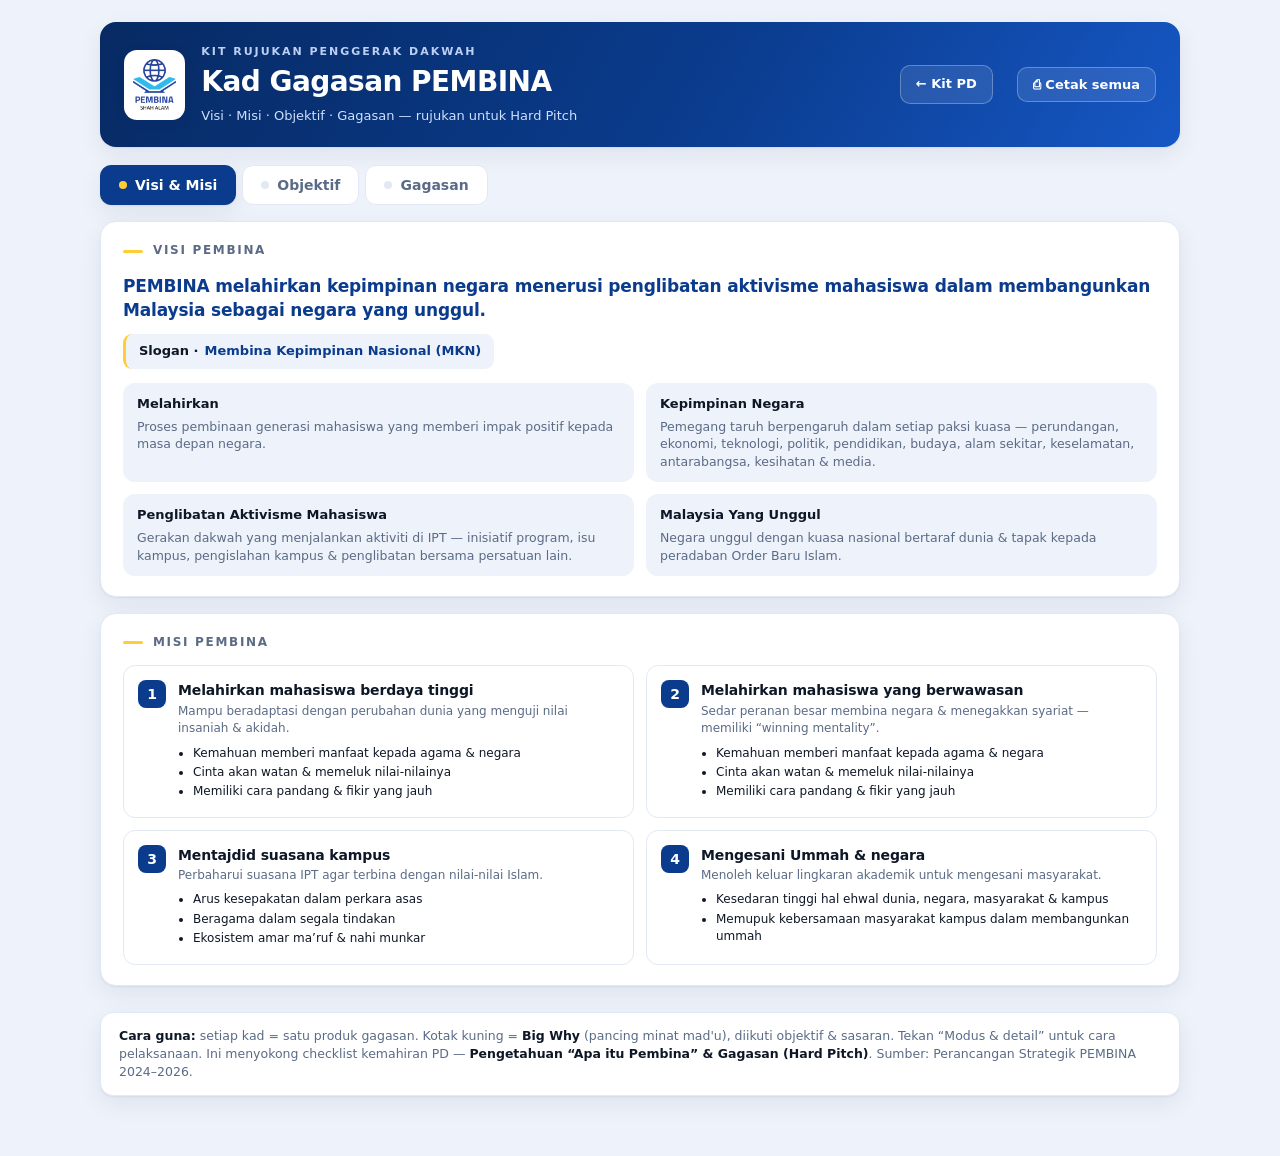
<file: gagasan.html>
<!DOCTYPE html>
<html lang="ms">
<head>
<meta charset="UTF-8">
<meta name="viewport" content="width=device-width, initial-scale=1.0">
<title>Kad Rujukan Gagasan PEMBINA</title>
<style>
  :root{
    --blue:#0a3b8c; --blue-ink:#072a63; --blue-2:#1657c4; --yellow:#ffce33;
    --ink:#0e1726; --muted:#5b6b86; --line:#e3e9f4; --paper:#eef2fa; --card:#fff;
    --watan:#6b3fa0; --watan-s:#efe8f8;
    --akal:#c0324b; --akal-s:#fbe6ea;
    --budaya:#1e7a3d; --budaya-s:#e2f3e8;
    --shadow:0 1px 2px rgba(9,30,66,.06),0 8px 24px rgba(9,30,66,.07);
    --font:ui-sans-serif,system-ui,"Segoe UI",-apple-system,"Helvetica Neue",Arial,sans-serif;
  }
  *{box-sizing:border-box}
  body{margin:0;font-family:var(--font);color:var(--ink);background:var(--paper);line-height:1.45;-webkit-font-smoothing:antialiased}
  .wrap{max-width:1120px;margin:0 auto;padding:22px 20px 60px}
  button{font-family:inherit;cursor:pointer}
  h1,h2,h3{margin:0}

  header.top{background:linear-gradient(120deg,var(--blue-ink),var(--blue) 55%,var(--blue-2));
    color:#fff;border-radius:16px;padding:22px 24px;box-shadow:var(--shadow);display:flex;
    align-items:center;gap:16px;flex-wrap:wrap}
  .mark{padding:8px;border-radius:13px;background:#fff;display:grid;place-items:center;
    border:1px solid rgba(255,255,255,.55);flex:0 0 auto;box-shadow:0 2px 8px rgba(7,42,99,.18)}
  .mark img{height:52px;width:auto;display:block}
  .htext{flex:1 1 260px}
  .eyebrow{font-size:11px;letter-spacing:.18em;text-transform:uppercase;color:#bcd0f5;font-weight:700}
  header h1{font-size:clamp(21px,3vw,28px);font-weight:800;letter-spacing:-.02em;margin-top:2px}
  .sub{font-size:13px;color:#cfe0ff;margin-top:4px}
  .printbtn{border:1px solid rgba(255,255,255,.28);background:rgba(255,255,255,.1);color:#fff;
    padding:9px 15px;border-radius:10px;font-size:13px;font-weight:600}
  .printbtn:hover{background:rgba(255,255,255,.2)}

  .slogan{display:flex;align-items:center;gap:12px;background:var(--card);border:1px solid var(--line);
    border-radius:13px;padding:13px 18px;margin:16px 0;box-shadow:var(--shadow);flex-wrap:wrap}
  .slogan .k{font-size:11px;font-weight:800;letter-spacing:.12em;text-transform:uppercase;color:var(--muted)}
  .slogan .v{font-size:15px;font-weight:800;color:var(--blue)}
  .slogan .v small{color:var(--muted);font-weight:600;font-size:12px}

  /* ---------- strategic panels ---------- */
  /* ---------- rujukan ---------- */
  .refgrid{display:grid;grid-template-columns:repeat(auto-fill,minmax(280px,1fr));gap:14px;margin-top:14px}
  .refcard{background:#fff;border:1px solid var(--line);border-radius:15px;padding:18px;box-shadow:var(--shadow);display:flex;flex-direction:column;gap:9px}
  .refcard .ricon{width:44px;height:30px;border-radius:8px;background:var(--paper);display:grid;place-items:center;font-size:11px;font-weight:800;color:var(--muted);letter-spacing:.06em}
  .refcard h3{font-size:16px;font-weight:800;letter-spacing:-.01em}
  .refcard .rd{font-size:12.5px;color:var(--muted);flex:1}
  .refcard .rpw{font-size:11.5px;background:var(--paper);border-radius:8px;padding:7px 10px}
  .refcard .rpw b{color:var(--ink)}
  .refbtn{align-self:flex-start;text-decoration:none;font-weight:800;font-size:13px;padding:9px 15px;border-radius:10px;border:1px solid var(--line);background:var(--blue);color:#fff}
  .refbtn.disabled{background:var(--paper);color:var(--muted);pointer-events:none}
  .rpend{font-size:11px;font-weight:800;color:var(--amber);background:var(--amber-s);border-radius:20px;padding:3px 9px;align-self:flex-start}
  /* ---------- main tabs ---------- */
  nav.maintabs{display:flex;gap:6px;margin:18px 0 4px;flex-wrap:wrap}
  .mtab{border:1px solid var(--line);background:#fff;color:var(--muted);padding:11px 18px;border-radius:11px;
    font-weight:700;font-size:14px;display:flex;align-items:center;gap:8px;transition:.15s}
  .mtab .mdot{width:8px;height:8px;border-radius:50%;background:var(--line)}
  .mtab.active{background:var(--blue);color:#fff;border-color:var(--blue);box-shadow:var(--shadow)}
  .mtab.active .mdot{background:var(--yellow)}
  .tabpanel{display:none;animation:fade .25s ease}
  .tabpanel.on{display:block}
  @keyframes fade{from{opacity:0;transform:translateY(4px)}to{opacity:1;transform:none}}
  .strat{margin-top:16px;display:flex;flex-direction:column;gap:16px}
  .spanel{background:#fff;border:1px solid var(--line);border-radius:16px;padding:20px 22px;box-shadow:var(--shadow)}
  .stitle{font-size:12px;letter-spacing:.14em;text-transform:uppercase;color:var(--muted);font-weight:800;
    margin-bottom:14px;display:flex;align-items:center;gap:10px}
  .stitle::before{content:"";width:20px;height:3px;background:var(--yellow);border-radius:2px}
  .visi-stmt{font-size:17px;font-weight:700;color:var(--blue);line-height:1.42;letter-spacing:-.01em}
  .vslogan{display:inline-flex;align-items:center;gap:6px;margin-top:12px;background:var(--paper);
    border-left:3px solid var(--yellow);border-radius:9px;padding:8px 13px;font-size:13px;font-weight:700}
  .vslogan b{color:var(--blue)}
  .vgrid{display:grid;grid-template-columns:1fr 1fr;gap:12px;margin-top:14px}
  @media(max-width:640px){.vgrid{grid-template-columns:1fr}}
  .vitem{background:var(--paper);border-radius:12px;padding:12px 14px}
  .vitem .vh{font-weight:800;font-size:13px;margin-bottom:4px}
  .vitem .vt{font-size:12.5px;color:var(--muted);line-height:1.4}
  .mgrid{display:grid;grid-template-columns:1fr 1fr;gap:12px}
  @media(max-width:640px){.mgrid{grid-template-columns:1fr}}
  .mitem{border:1px solid var(--line);border-radius:12px;padding:14px;display:flex;gap:12px}
  .mnum{width:28px;height:28px;border-radius:8px;background:var(--blue);color:#fff;font-weight:800;
    display:grid;place-items:center;flex:0 0 auto;font-size:14px}
  .mitem .mh{font-weight:800;font-size:14px;letter-spacing:-.01em}
  .mitem .md{font-size:12px;color:var(--muted);margin-top:2px}
  .mitem ul{margin:7px 0 0;padding-left:15px} .mitem li{font-size:12px;margin-bottom:2px}
  .pgrid{display:grid;grid-template-columns:repeat(3,1fr);gap:12px}
  @media(max-width:780px){.pgrid{grid-template-columns:1fr}}
  .pill{background:var(--paper);border-radius:12px;padding:14px;border-top:3px solid var(--blue)}
  .pill .ph{font-weight:800;font-size:14px;margin-bottom:8px}
  .pill ul{margin:0;padding-left:16px} .pill li{font-size:12.5px;margin-bottom:3px}
  .ogrid{display:grid;grid-template-columns:1fr 1fr;gap:10px}
  @media(max-width:640px){.ogrid{grid-template-columns:1fr}}
  .oitem{display:flex;gap:11px;background:var(--paper);border-radius:11px;padding:12px 14px;align-items:flex-start}
  .onum{width:26px;height:26px;border-radius:50%;background:var(--yellow);color:var(--blue-ink);
    font-weight:800;display:grid;place-items:center;flex:0 0 auto;font-size:13px}
  .otext{font-size:13px;line-height:1.4}
  .otext b{color:var(--blue)}
  .sechead{display:flex;align-items:baseline;gap:12px;margin:24px 0 2px;flex-wrap:wrap}
  .sechead h2{font-size:21px;font-weight:800;letter-spacing:-.02em}
  .sechead .sh-note{font-size:12.5px;color:var(--muted)}

  nav.filters{display:flex;gap:8px;flex-wrap:wrap;margin:18px 0 8px}
  .fchip{border:1px solid var(--line);background:var(--card);color:var(--muted);padding:9px 15px;
    border-radius:11px;font-weight:700;font-size:13px;display:flex;align-items:center;gap:8px;transition:.15s}
  .fchip .sw{width:10px;height:10px;border-radius:3px;background:var(--line)}
  .fchip.active{color:#fff;border-color:transparent}
  .fchip[data-f="all"].active{background:var(--blue)}
  .fchip[data-f="watan"].active{background:var(--watan)}  .fchip[data-f="watan"] .sw{background:var(--watan)}
  .fchip[data-f="akal"].active{background:var(--akal)}    .fchip[data-f="akal"] .sw{background:var(--akal)}
  .fchip[data-f="budaya"].active{background:var(--budaya)} .fchip[data-f="budaya"] .sw{background:var(--budaya)}

  .gsection{margin-top:22px}
  .ghead{display:flex;align-items:flex-start;gap:12px;margin-bottom:12px}
  .ghex{width:38px;height:38px;flex:0 0 auto;border-radius:10px;display:grid;place-items:center;
    color:#fff;font-weight:800;font-size:15px}
  .ghead h2{font-size:18px;font-weight:800;letter-spacing:-.01em}
  .ghead .gdesc{font-size:12.5px;color:var(--muted);margin-top:2px;max-width:760px}
  .gt-watan{background:var(--watan)} .gt-akal{background:var(--akal)} .gt-budaya{background:var(--budaya)}

  .grid{display:grid;grid-template-columns:repeat(auto-fill,minmax(300px,1fr));gap:14px}
  .cardx{background:var(--card);border:1px solid var(--line);border-radius:15px;overflow:hidden;
    box-shadow:var(--shadow);display:flex;flex-direction:column}
  .stripe{height:5px}
  .s-watan{background:var(--watan)} .s-akal{background:var(--akal)} .s-budaya{background:var(--budaya)}
  .cbody{padding:16px 17px;display:flex;flex-direction:column;gap:10px;flex:1}
  .ctag{font-size:10px;font-weight:800;text-transform:uppercase;letter-spacing:.08em;
    padding:4px 9px;border-radius:20px;align-self:flex-start}
  .t-watan{background:var(--watan-s);color:var(--watan)}
  .t-akal{background:var(--akal-s);color:var(--akal)}
  .t-budaya{background:var(--budaya-s);color:var(--budaya)}
  .cname{font-size:19px;font-weight:800;letter-spacing:-.02em;line-height:1.15}
  .cwhat{font-size:13px;color:var(--muted)}
  .hook{background:var(--paper);border-radius:10px;padding:9px 12px;font-size:12.5px;font-weight:600;
    color:var(--ink);border-left:3px solid var(--yellow)}
  .hook b{font-size:9.5px;letter-spacing:.1em;text-transform:uppercase;color:var(--muted);display:block;margin-bottom:2px;font-weight:800}
  .cfield{font-size:12.5px}
  .cfield .lab{font-size:9.5px;font-weight:800;letter-spacing:.09em;text-transform:uppercase;color:var(--muted);margin-bottom:3px}
  .cfield ul{margin:0;padding-left:16px} .cfield li{margin-bottom:2px}
  .csasaran{display:flex;align-items:center;gap:7px;font-size:12px;color:var(--muted);
    border-top:1px dashed var(--line);padding-top:9px;margin-top:2px}
  .csasaran b{color:var(--ink);font-weight:700}
  .more{background:none;border:none;color:var(--blue-2);font-weight:700;font-size:12.5px;padding:0;
    align-self:flex-start;text-decoration:underline;text-underline-offset:3px}
  .detail{display:none;flex-direction:column;gap:10px}
  .cardx.open .detail{display:flex}
  .cardx.open .more{display:none}

  footer.note{margin-top:26px;background:var(--card);border:1px solid var(--line);border-radius:13px;
    padding:14px 18px;font-size:12.5px;color:var(--muted);box-shadow:var(--shadow)}
  footer.note b{color:var(--ink)}

  @media print{
    body{background:#fff}
    .printbtn,nav.filters,nav.maintabs{display:none}
    .tabpanel{display:block!important}
    .spanel{break-inside:avoid;box-shadow:none}
    .cardx{break-inside:avoid;box-shadow:none}
    .cardx .detail{display:flex!important} .cardx .more{display:none!important}
    .gsection{display:block!important}
  }
</style>
</head>
<body>
<div class="wrap">

  <header class="top">
    <div class="mark"><img src="[data-uri]" alt="PEMBINA Shah Alam"></div>
    <div class="htext">
      <div class="eyebrow">Kit Rujukan Penggerak Dakwah</div>
      <h1>Kad Gagasan PEMBINA</h1>
      <div class="sub">Visi · Misi · Objektif · Gagasan — rujukan untuk Hard Pitch</div>
    </div>
    <a class="printbtn" href="index.html" style="text-decoration:none;display:inline-flex;align-items:center;margin-right:8px">← Kit PD</a>
    <button class="printbtn" onclick="window.print()">⎙ Cetak semua</button>
  </header>

  <nav class="maintabs">
    <button class="mtab active" data-t="vm"><span class="mdot"></span>Visi &amp; Misi</button>
    <button class="mtab" data-t="obj"><span class="mdot"></span>Objektif</button>
    <button class="mtab" data-t="gagasan"><span class="mdot"></span>Gagasan</button>
    
  </nav>

  <div class="tabpanel on" id="tab-vm">
  <section class="strat">

    <div class="spanel">
      <div class="stitle">Visi PEMBINA</div>
      <div class="visi-stmt">PEMBINA melahirkan kepimpinan negara menerusi penglibatan aktivisme mahasiswa dalam membangunkan Malaysia sebagai negara yang unggul.</div>
      <div class="vslogan">Slogan &middot; <b>Membina Kepimpinan Nasional (MKN)</b></div>
      <div class="vgrid">
        <div class="vitem"><div class="vh">Melahirkan</div><div class="vt">Proses pembinaan generasi mahasiswa yang memberi impak positif kepada masa depan negara.</div></div>
        <div class="vitem"><div class="vh">Kepimpinan Negara</div><div class="vt">Pemegang taruh berpengaruh dalam setiap paksi kuasa — perundangan, ekonomi, teknologi, politik, pendidikan, budaya, alam sekitar, keselamatan, antarabangsa, kesihatan &amp; media.</div></div>
        <div class="vitem"><div class="vh">Penglibatan Aktivisme Mahasiswa</div><div class="vt">Gerakan dakwah yang menjalankan aktiviti di IPT — inisiatif program, isu kampus, pengislahan kampus &amp; penglibatan bersama persatuan lain.</div></div>
        <div class="vitem"><div class="vh">Malaysia Yang Unggul</div><div class="vt">Negara unggul dengan kuasa nasional bertaraf dunia &amp; tapak kepada peradaban Order Baru Islam.</div></div>
      </div>
    </div>

    <div class="spanel">
      <div class="stitle">Misi PEMBINA</div>
      <div class="mgrid">
        <div class="mitem"><div class="mnum">1</div><div>
          <div class="mh">Melahirkan mahasiswa berdaya tinggi</div>
          <div class="md">Mampu beradaptasi dengan perubahan dunia yang menguji nilai insaniah &amp; akidah.</div>
          <ul><li>Kemahuan memberi manfaat kepada agama &amp; negara</li><li>Cinta akan watan &amp; memeluk nilai-nilainya</li><li>Memiliki cara pandang &amp; fikir yang jauh</li></ul>
        </div></div>
        <div class="mitem"><div class="mnum">2</div><div>
          <div class="mh">Melahirkan mahasiswa yang berwawasan</div>
          <div class="md">Sedar peranan besar membina negara &amp; menegakkan syariat — memiliki “winning mentality”.</div>
          <ul><li>Kemahuan memberi manfaat kepada agama &amp; negara</li><li>Cinta akan watan &amp; memeluk nilai-nilainya</li><li>Memiliki cara pandang &amp; fikir yang jauh</li></ul>
        </div></div>
        <div class="mitem"><div class="mnum">3</div><div>
          <div class="mh">Mentajdid suasana kampus</div>
          <div class="md">Perbaharui suasana IPT agar terbina dengan nilai-nilai Islam.</div>
          <ul><li>Arus kesepakatan dalam perkara asas</li><li>Beragama dalam segala tindakan</li><li>Ekosistem amar ma’ruf &amp; nahi munkar</li></ul>
        </div></div>
        <div class="mitem"><div class="mnum">4</div><div>
          <div class="mh">Mengesani Ummah &amp; negara</div>
          <div class="md">Menoleh keluar lingkaran akademik untuk mengesani masyarakat.</div>
          <ul><li>Kesedaran tinggi hal ehwal dunia, negara, masyarakat &amp; kampus</li><li>Memupuk kebersamaan masyarakat kampus dalam membangunkan ummah</li></ul>
        </div></div>
      </div>
    </div>

  </section>
  </div>

  <div class="tabpanel" id="tab-obj">
  <section class="strat">
    <div class="spanel">
      <div class="stitle">Objektif Strategik PEMBINA &middot; 2024–2026</div>
      <div class="pgrid">
        <div class="pill"><div class="ph">1 &middot; Kestabilan PEMBINA</div>
          <ul><li>Maksimumkan keahlian</li><li>Penaiktarafan ke muhib</li><li>Penaiktarafan ke muayyid</li><li>Pengukuhan tanzim IPT &amp; cawangan</li></ul></div>
        <div class="pill"><div class="ph">2 &middot; Pengukuhan Idea &amp; Naratif</div>
          <ul><li>Kematangan gagasan</li><li>Aplikasi gagasan di IPT &amp; cawangan</li><li>Penerimaan gagasan oleh mahasiswa</li></ul></div>
        <div class="pill"><div class="ph">3 &middot; Pengukuhan Backbone</div>
          <ul><li>Sistem sokongan (IDMS, RPS)</li><li>Tatakelola jelas (MPK, Prosedur KK)</li><li>Sumber kewangan yang kuat</li></ul></div>
      </div>
    </div>

    <div class="spanel">
      <div class="stitle">Objektif PSPB 2026</div>
      <div class="ogrid">
        <div class="oitem"><div class="onum">1</div><div class="otext">Memastikan perancangan dilakukan dengan teliti berdasarkan kesesuaian lokaliti &amp; kekuatan masing-masing.</div></div>
        <div class="oitem"><div class="onum">2</div><div class="otext">Mencapai keahlian baru seramai <b>8,000 mahasiswa</b>.</div></div>
        <div class="oitem"><div class="onum">3</div><div class="otext">Memperkasakan peranan Penggerak Pembina &amp; Penggerak Dakwah.</div></div>
        <div class="oitem"><div class="onum">4</div><div class="otext">Menghasilkan kenaikan/kemenjadian MHB sebanyak <b>25 peratus</b> daripada takungan PSPB.</div></div>
        <div class="oitem"><div class="onum">5</div><div class="otext">Memastikan tenaga di cawangan disusun secara optimum bagi menjayakan PSPB.</div></div>
      </div>
    </div>

  </section>
  </div>

  <div class="tabpanel" id="tab-gagasan">
  <div class="sechead">
    <h2>Gagasan PEMBINA</h2>
    <span class="sh-note">3 tawaran → produk untuk ditawarkan kepada mahasiswa</span>
  </div>

  <nav class="filters">
    <button class="fchip active" data-f="all"><span class="sw" style="background:var(--blue)"></span>Semua</button>
    <button class="fchip" data-f="watan"><span class="sw"></span>Kepimpinan Watan</button>
    <button class="fchip" data-f="akal"><span class="sw"></span>Pembangunan Akal &amp; Rohani</button>
    <button class="fchip" data-f="budaya"><span class="sw"></span>Budaya Prihatin</button>
  </nav>

  <div id="stage"></div>
  </div>


  

  <footer class="note">
    <b>Cara guna:</b> setiap kad = satu produk gagasan. Kotak kuning = <b>Big Why</b> (pancing minat mad'u), diikuti objektif &amp; sasaran. Tekan “Modus &amp; detail” untuk cara pelaksanaan. Ini menyokong checklist kemahiran PD — <b>Pengetahuan “Apa itu Pembina” &amp; Gagasan (Hard Pitch)</b>. Sumber: Perancangan Strategik PEMBINA 2024–2026.
  </footer>
</div>

<script>
"use strict";
const G = [
  { id:"watan", name:"Kepimpinan Watan",
    desc:"Projek kepakaran bidang untuk kumpul mahasiswa mengikut bidang, tanam kemahiran insaniah & rangka fikir yang benar sejak awal. 3 sektor: Identiti Watan · Seni Karisma · Projek Kepakaran.",
    products:[
      { name:"PROJEQ / Berani Bersuara",
        what:"Program menjemput ahli beri ucapan atas isu semasa — public speaking yang mesti bawa idea & fikrah PEMBINA.",
        hook:"Nak suara kau didengari? Ini pentas kau.",
        obj:["Ruang platform asah kemahiran pengucapan awam","Menjadi platform penyebaran idea"],
        modus:["Pengucap ditapis MT Tanzim IPT","Visi & naratif ucapan diluluskan Pusat","Jemputan wajib ke semua persatuan mahasiswa","Ucapan direkod untuk propaganda","Dilaksana di ruang terbuka"],
        sasaran:"Seluruh mahasiswa" },
      { name:"Kawal Fulus",
        what:"Program membincangkan skill pengurusan kewangan yang perlu ada pada setiap mahasiswa.",
        hook:"Duit habis hujung bulan? Belajar kawal sebelum ia kawal kau.",
        obj:["Melatih pengurusan kewangan","Menjadi platform penyebaran idea"],
        modus:["Penyampai dari kalangan alumni PEMBINA","Jemputan wajib ke semua persatuan","Direkod untuk propaganda","Platform fleksibel"],
        sasaran:"Seluruh mahasiswa" },
      { name:"Mahasiswa Kompeten",
        what:"Program membincangkan peranan hakiki mahasiswa & tujuan sebenar kewujudan mereka.",
        hook:"Kau ke kampus untuk sijil je, atau untuk sesuatu yang lebih besar?",
        obj:["Dedah tujuan sebenar kewujudan mahasiswa","Platform tajmik mahasiswa berbakat"],
        modus:["Penyampai dari pimpinan PEMBINA setempat","Jemputan wajib ke semua persatuan","Direkod untuk propaganda","Platform fleksibel (fizikal)"],
        sasaran:"Seluruh mahasiswa" }
    ]},
  { id:"akal", name:"Pembangunan Akal & Rohani",
    desc:"Inisiatif umum & khas untuk tawarkan asas pemikiran, worldview & akidah yang benar. Tidak semesti berskala besar — kunci kejayaan ialah konsistensi & strategi.",
    products:[
      { name:"Usrah Umum",
        what:"Tanam asas Islam (kebesaran Allah, tujuan hidup) untuk lawan sikap individualistik & bentuk mindset berwawasan.",
        hook:"Apa tujuan sebenar kau hidup? Jom cari jawapannya.",
        obj:["Sampaikan fikrah asas Aqidah Islamiah","Beri kefahaman Tauhid sebagai intipati risalah","Pemberdayaan mahasiswa melalui penerangan tujuan hidup"],
        modus:["Tidak terikat dengan halaqah sahaja","Platform: forum, dialog, podcast, TOT"],
        sasaran:"Seluruh mahasiswa" },
      { name:"Buku Sila",
        what:"Budayakan membaca & bentuk worldview Islam di kampus — lawan penetrasi idea liberal lewat bacaan.",
        hook:"Idea liberal masuk kampus lewat buku. Kita lawan dengan buku juga.",
        obj:["Kehadapankan bahan bacaan yang bangun akal & rohani","Bangunkan budaya membaca di kampus","Budayakan diskusi ilmiah merentas bidang"],
        modus:["Sebelum: bahan bacaan perlu kelulusan JKP","Semasa: pembentang bincang idea utama, sesi 2 hala","Platform informal: speaker's corner, bedah buku","Tema: Kepimpinan Watan & Kepimpinan Ummah","Penyampai: ahli PEMBINA baru yang berkapasiti"],
        sasaran:"Semua mahasiswa (+ penglibatan pensyarah)" },
      { name:"Wacana Falsafah Ilmu / Kuasa Nasional",
        what:"Wacana kerangka epistemologi ilmu + kesedaran isu nasional strategik.",
        hook:"Faham ilmu kau, faham kuasa negara — barulah kau relevan.",
        obj:["Kerangka epistemologi ilmu yang betul untuk maknai bidang pengajian","Tingkat kesedaran isu nasional strategik"],
        modus:["Format formal, berbentuk perbincangan","Sasaran IPT tumpuan di Lembah Klang","Cadangan pembentang: IRIS Institute, PEMIKIR, think tank"],
        sasaran:"IPT tumpuan (Lembah Klang)" },
      { name:"Sembang Meja Rata",
        what:"Roundtable memimpin suara gerakan mahasiswa & satukan pemikiran menerusi naratif yang tepat.",
        hook:"Isu besar negara — mana suara mahasiswa? Ini medannya.",
        obj:["Platform pandangan front mahasiswa atas isu semasa","Satukan pemikiran gerakan (Palestin, tolak normalisasi Israel, Islam, kebangsaan Melayu)","Imej & branding PEMBINA memimpin gerakan lain"],
        modus:["Formal, roundtable bersama gerakan mahasiswa lain","Minimum 1 kali setiap semester"],
        sasaran:"Wakil gerakan mahasiswa + mahasiswa umum" }
    ]},
  { id:"budaya", name:"Budaya Prihatin",
    desc:"Inisiatif berskala besar supaya nilai Islam jadi pegangan utama, serta dedah mahasiswa kepada realiti masyarakat sekeliling. Kunci kejayaan ialah bertahan dalam jangka panjang.",
    products:[
      { name:"Kempen Massa",
        what:"Kempen bertema (Anti-Liberal, Solat Jemaah, Ikhtilat, Palestin) untuk bina bi'ah beragama & naratif yang benar.",
        hook:"Bila kampus senyap atas isu betul, kita yang bersuara.",
        obj:["Bina bi'ah (suasana) beragama di setiap peringkat IPT","Bentuk cara pandang & naratif yang benar atas sesuatu isu"],
        modus:["Kerjasama dengan semua persatuan mahasiswa","Jangka panjang (cth 2–3 bulan)","Gabung inisiatif one-off & berkala","Maksimumkan propaganda media sosial","Ditutup dengan inisiatif berimpak tinggi (memorandum, sidang media, himpunan)"],
        sasaran:"Mahasiswa umum · kepimpinan persatuan · pentadbiran universiti" },
      { name:"Kesukarelawanan",
        what:"Skuad Bakti, Siswa Meal Box, Food Bank — tonjol imej PEMBINA & libatkan mahasiswa dalam masyarakat.",
        hook:"Turun padang, sentuh masyarakat — di sinilah iman diuji.",
        obj:["Menonjolkan imej PEMBINA","Libatkan mahasiswa dalam lapangan masyarakat","Platform tajmi'"],
        modus:["Berjalan secara berkala","Maksimumkan mekanisme propaganda","Dilaksana di dalam / luar kampus","Kerjasama badan korporat / persatuan lain"],
        sasaran:"Mahasiswa umum" }
    ]}
];

const stage = document.getElementById("stage");
function render(filter){
  stage.innerHTML = "";
  G.filter(g => filter==="all" || g.id===filter).forEach(g=>{
    const sec = document.createElement("div"); sec.className="gsection";
    sec.innerHTML = `
      <div class="ghead">
        <div class="ghex gt-${g.id}">${g.products.length}</div>
        <div><h2>${g.name}</h2><div class="gdesc">${g.desc}</div></div>
      </div>
      <div class="grid">
        ${g.products.map(p=>`
          <div class="cardx">
            <div class="stripe s-${g.id}"></div>
            <div class="cbody">
              <span class="ctag t-${g.id}">${g.name}</span>
              <div class="cname">${p.name}</div>
              <div class="cwhat">${p.what}</div>
              <div class="hook"><b>Big Why · pancing</b>${p.hook}</div>
              <div class="cfield"><div class="lab">Objektif</div><ul>${p.obj.map(o=>`<li>${o}</li>`).join("")}</ul></div>
              <button class="more">Modus &amp; detail ▾</button>
              <div class="detail">
                <div class="cfield"><div class="lab">Modus operandi</div><ul>${p.modus.map(m=>`<li>${m}</li>`).join("")}</ul></div>
              </div>
              <div class="csasaran"><span><b>Sasaran:</b> ${p.sasaran}</span></div>
            </div>
          </div>`).join("")}
      </div>`;
    stage.appendChild(sec);
  });
  stage.querySelectorAll(".more").forEach(b=>{
    b.addEventListener("click",()=>b.closest(".cardx").classList.add("open"));
  });
}
document.querySelectorAll(".fchip").forEach(c=>{
  c.addEventListener("click",()=>{
    document.querySelectorAll(".fchip").forEach(x=>x.classList.remove("active"));
    c.classList.add("active"); render(c.dataset.f);
  });
});
render("all");

document.querySelectorAll(".mtab").forEach(t=>{
  t.addEventListener("click",()=>{
    document.querySelectorAll(".mtab").forEach(x=>x.classList.remove("active"));
    document.querySelectorAll(".tabpanel").forEach(x=>x.classList.remove("on"));
    t.classList.add("active");
    document.getElementById("tab-"+t.dataset.t).classList.add("on");
    window.scrollTo({top:0,behavior:"smooth"});
  });
});
</script>
</body>
</html>
</file>
